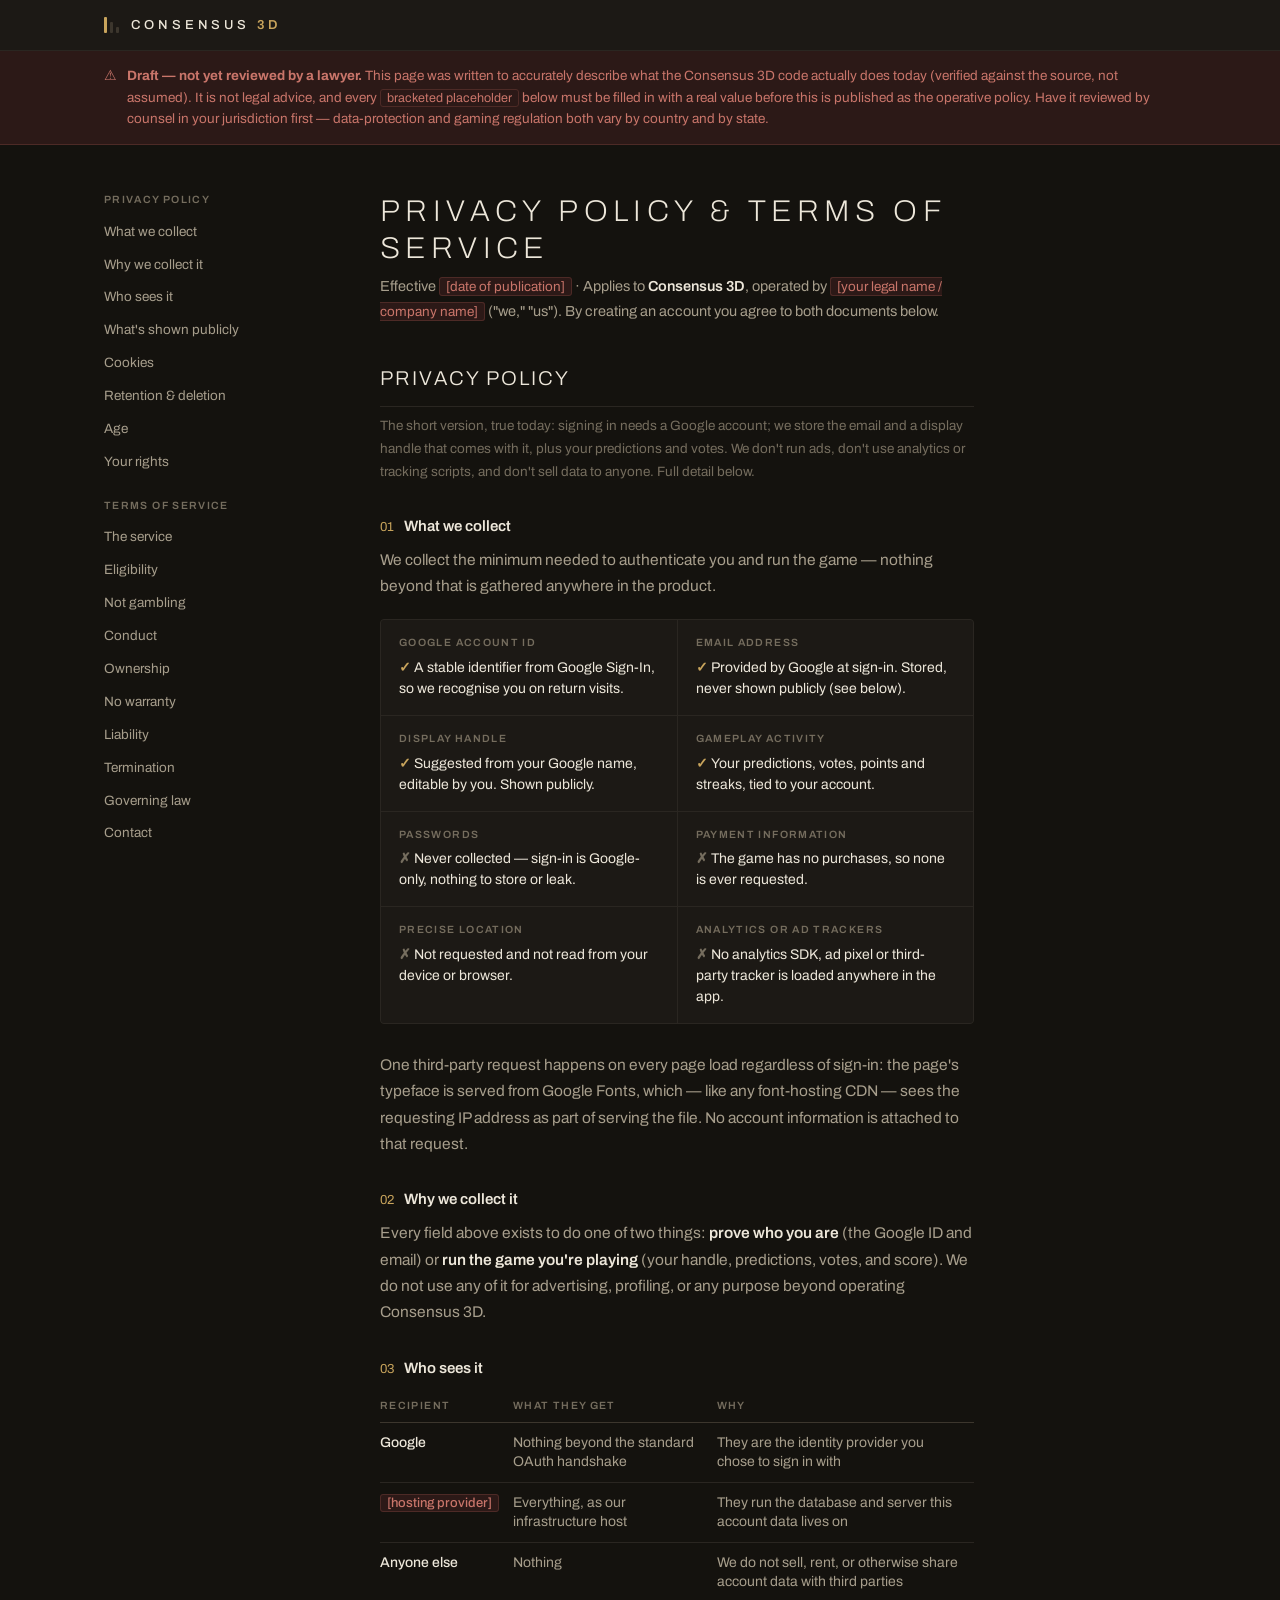
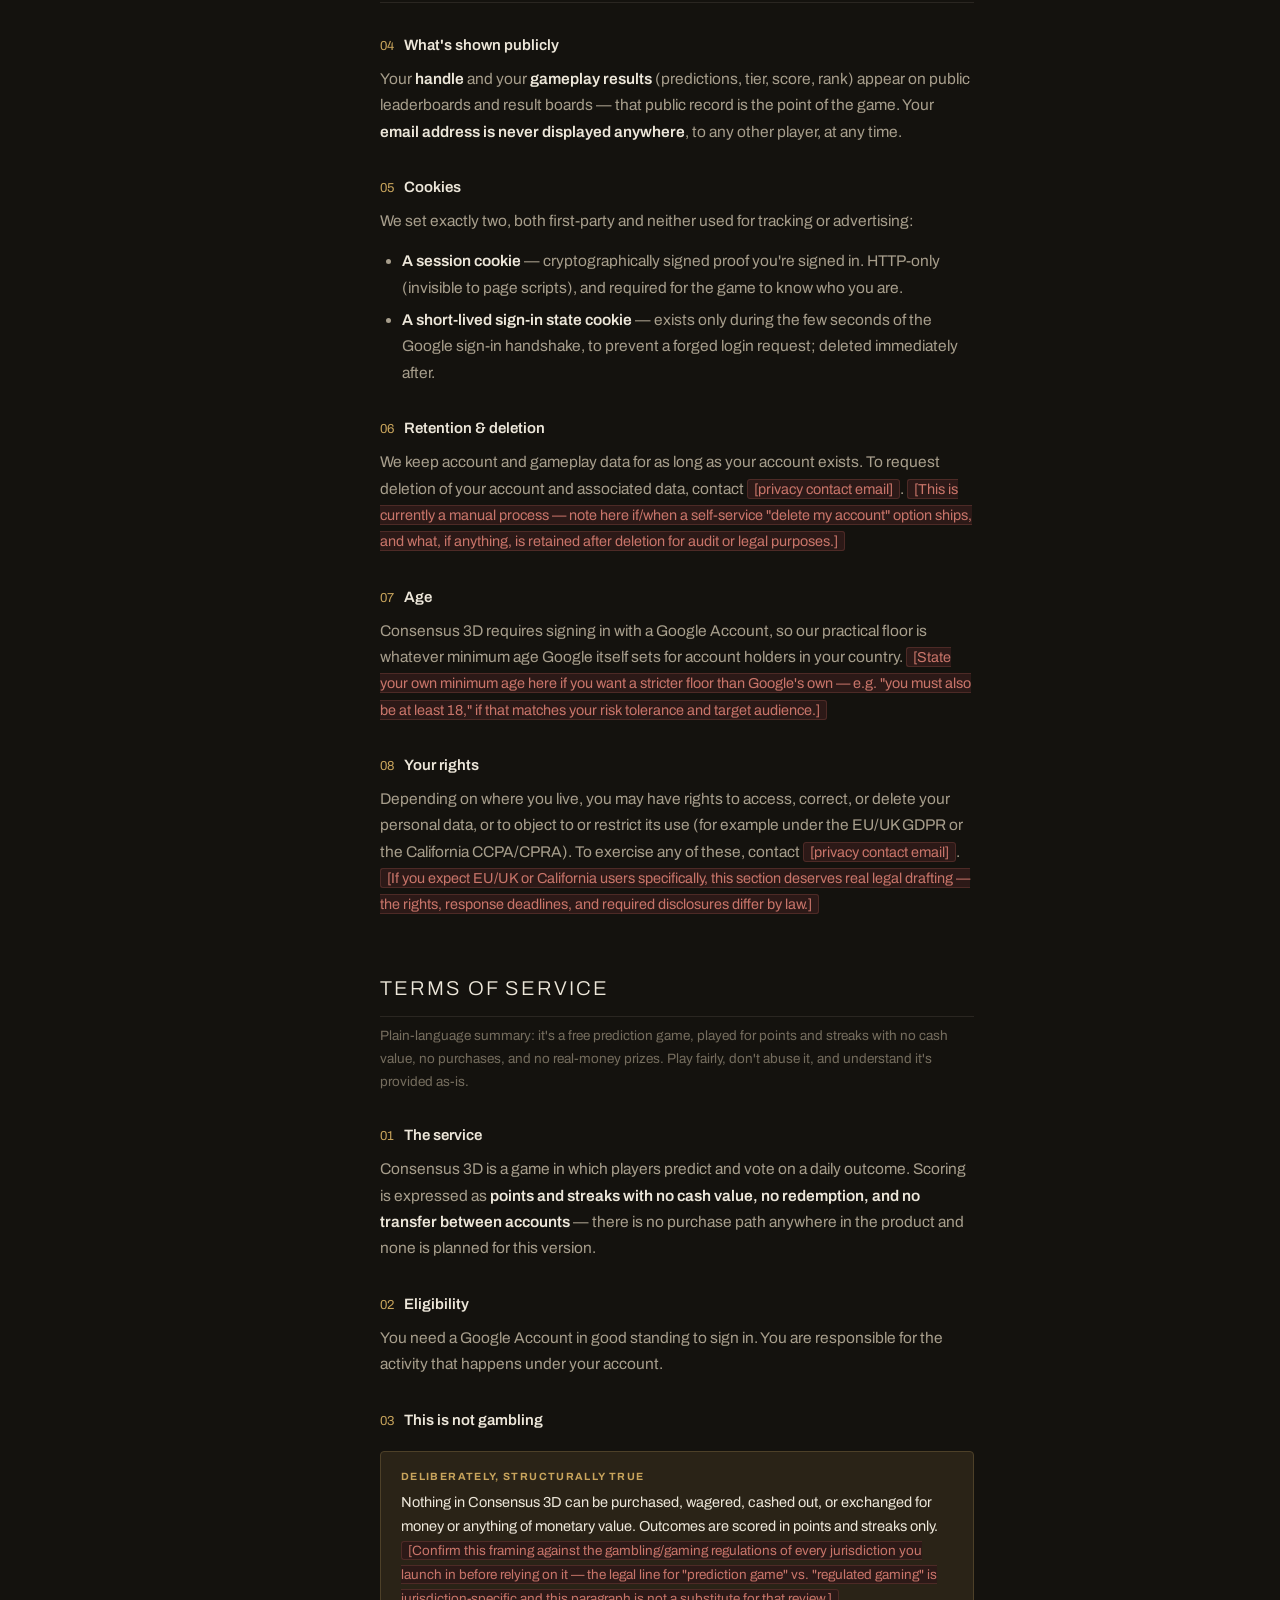
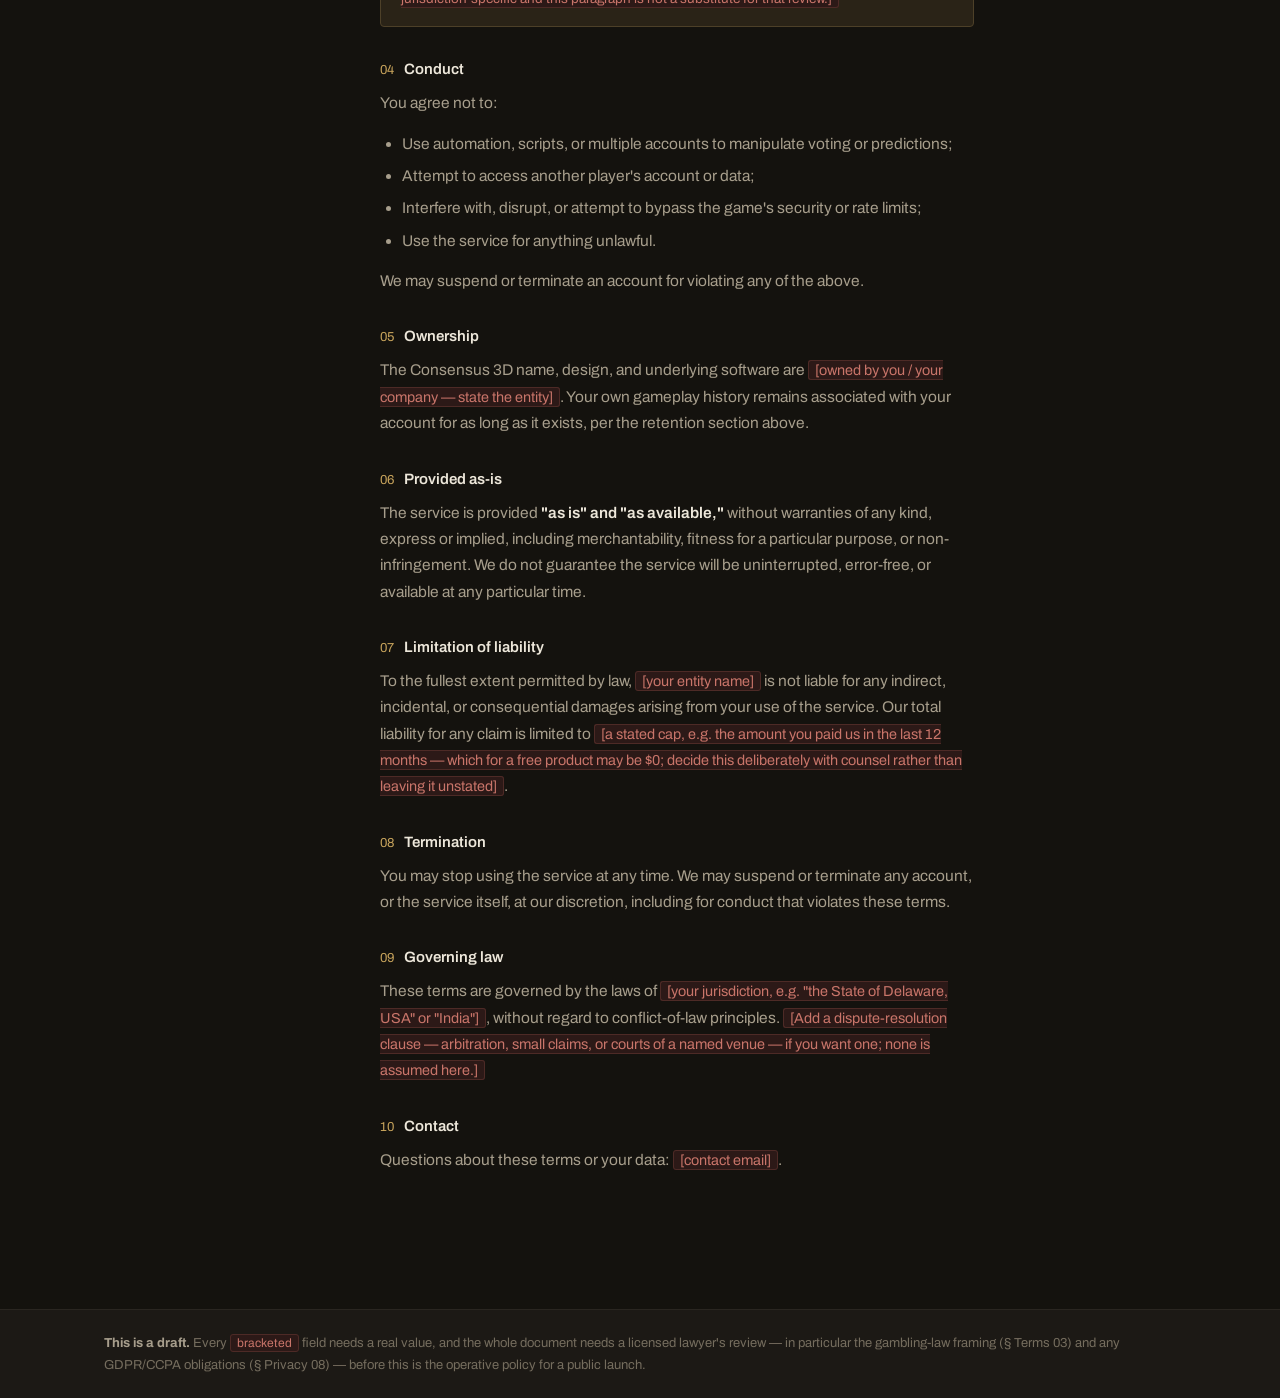
<file: docs/policies.html>
<!doctype html>
<html lang="en" data-theme="dark">
<head>
<meta charset="utf-8">
<meta name="viewport" content="width=device-width, initial-scale=1">
<meta name="theme-color" content="#14120e">
<title>Consensus 3D Policies</title>
<link rel="preconnect" href="https://fonts.googleapis.com">
<link rel="preconnect" href="https://fonts.gstatic.com" crossorigin>
<link rel="stylesheet" href="https://fonts.googleapis.com/css2?family=Archivo:wght@200..700&display=swap">
<style>
  :root {
    color-scheme: light;
    --ground: #f1eee6; --surface: #fbf9f4; --surface-2: #f6f3ec; --sunk: #e7e2d6;
    --line: #ddd7c8; --line-2: #c9c1ae;
    --ink: #191712; --ink-2: #5d5648; --ink-3: #8a8271;
    --accent: #8a6a21; --accent-ink: #fbf9f4; --accent-wash: #efe6cf; --accent-line: #d8c48d;
    --claret: #9d3f36; --claret-wash: #f7e6e3; --claret-line: #e4bdb7;
    --ui: "Archivo", -apple-system, "Segoe UI", sans-serif;
    --track-title: .18em; --track-label: .13em; --track-brand: .3em;
    --radius: 4px; --measure: 66ch;
  }
  @media (prefers-color-scheme: dark) {
    :root:not([data-theme="light"]) {
      color-scheme: dark;
      --ground: #14120e; --surface: #1c1915; --surface-2: #221e19; --sunk: #100e0b;
      --line: #2a2621; --line-2: #3c362d;
      --ink: #ede7da; --ink-2: #a79e8c; --ink-3: #756d5e;
      --accent: #c8a45c; --accent-ink: #17140e; --accent-wash: #2a2317; --accent-line: #4d4028;
      --claret: #c9756a; --claret-wash: #2c1917; --claret-line: #4d2a26;
    }
  }
  :root[data-theme="dark"] {
    color-scheme: dark;
    --ground: #14120e; --surface: #1c1915; --surface-2: #221e19; --sunk: #100e0b;
    --line: #2a2621; --line-2: #3c362d;
    --ink: #ede7da; --ink-2: #a79e8c; --ink-3: #756d5e;
    --accent: #c8a45c; --accent-ink: #17140e; --accent-wash: #2a2317; --accent-line: #4d4028;
    --claret: #c9756a; --claret-wash: #2c1917; --claret-line: #4d2a26;
  }

  * { box-sizing: border-box; }
  html, body { margin: 0; }
  body {
    background: var(--ground); color: var(--ink); font-family: var(--ui);
    font-size: 16px; line-height: 1.4; -webkit-font-smoothing: antialiased;
  }
  .shell { max-width: 1120px; margin-inline: auto; padding-inline: 24px; }
  @media (max-width: 560px) { .shell { padding-inline: 18px; } }

  header.top { border-bottom: 1px solid var(--line); background: var(--surface); }
  .top__inner { display: flex; align-items: center; gap: 12px; padding-block: 16px; }
  .mark { display: flex; align-items: flex-end; gap: 3px; height: 16px; }
  .mark i { width: 3px; background: var(--line-2); border-radius: 1px; }
  .mark i:nth-child(1) { height: 100%; background: var(--accent); }
  .mark i:nth-child(2) { height: 68%; }
  .mark i:nth-child(3) { height: 40%; }
  .brand { font-size: 13px; font-weight: 500; text-transform: uppercase; letter-spacing: var(--track-brand); }
  .brand em { font-style: normal; font-weight: 600; color: var(--accent); }

  .draft-banner {
    background: var(--claret-wash); border-bottom: 1px solid var(--claret-line);
    color: var(--claret);
  }
  .draft-banner__inner { padding-block: 14px; display: flex; gap: 10px; align-items: flex-start; font-size: 13.5px; line-height: 1.6; }
  .draft-banner b { font-weight: 700; }

  main.shell { padding-block: 48px 80px; display: grid; grid-template-columns: 220px minmax(0,1fr); gap: 56px; align-items: start; }
  @media (max-width: 860px) { main.shell { grid-template-columns: 1fr; } }

  nav.toc { position: sticky; top: 32px; display: flex; flex-direction: column; gap: 4px; }
  @media (max-width: 860px) { nav.toc { position: static; border: 1px solid var(--line); border-radius: var(--radius); padding: 16px; background: var(--surface); } }
  .toc__label { font-size: 10.5px; letter-spacing: var(--track-label); text-transform: uppercase; color: var(--ink-3); font-weight: 600; margin-bottom: 6px; }
  nav.toc a { color: var(--ink-2); text-decoration: none; font-size: 13.5px; padding: 5px 0; border-left: 2px solid transparent; padding-left: 10px; margin-left: -12px; }
  nav.toc a:hover { color: var(--ink); }
  nav.toc .toc__doc { margin-top: 18px; }

  .doc { max-width: var(--measure); }
  .doc h1 {
    font-size: 30px; font-weight: 200; text-transform: uppercase; letter-spacing: var(--track-title);
    margin: 0 0 6px; line-height: 1.25;
  }
  .doc .dek { color: var(--ink-2); font-size: 14.5px; margin: 0 0 40px; }
  .doc .dek b { color: var(--ink); font-weight: 600; }

  section.doc-part { margin-bottom: 56px; }
  section.doc-part > h2 {
    font-size: 20px; font-weight: 300; text-transform: uppercase; letter-spacing: .1em;
    padding-bottom: 14px; margin: 0 0 8px; border-bottom: 1px solid var(--line);
  }
  section.doc-part > .part-dek { color: var(--ink-3); font-size: 13.5px; margin: 0 0 28px; }

  h3 {
    font-size: 15px; font-weight: 600; margin: 32px 0 10px;
    display: flex; align-items: baseline; gap: 10px;
  }
  h3 .n { font-family: var(--ui); font-weight: 400; color: var(--accent); font-size: 13px; }
  p { margin: 0 0 14px; color: var(--ink-2); font-size: 15.5px; line-height: 1.7; }
  p.lead { color: var(--ink); }
  ul { margin: 0 0 14px; padding-left: 22px; color: var(--ink-2); font-size: 15.5px; line-height: 1.7; }
  li { margin-bottom: 6px; }
  strong { color: var(--ink); font-weight: 600; }
  a.inline { color: var(--accent); }

  .fact-grid {
    display: grid; grid-template-columns: repeat(auto-fit, minmax(220px, 1fr));
    gap: 1px; background: var(--line); border: 1px solid var(--line); border-radius: var(--radius);
    overflow: hidden; margin: 20px 0 28px;
  }
  .fact { background: var(--surface); padding: 16px 18px; }
  .fact .k { font-size: 10.5px; letter-spacing: var(--track-label); text-transform: uppercase; color: var(--ink-3); font-weight: 600; margin-bottom: 6px; }
  .fact .v { font-size: 14px; color: var(--ink); line-height: 1.5; }
  .fact.yes .v::before { content: "✓ "; color: var(--accent); font-weight: 700; }
  .fact.no .v::before { content: "✗ "; color: var(--ink-3); font-weight: 700; }

  .callout {
    border: 1px solid var(--accent-line); background: var(--accent-wash);
    border-radius: var(--radius); padding: 16px 20px; margin: 20px 0;
    font-size: 14.5px; color: var(--ink); line-height: 1.65;
  }
  .callout .k { display: block; font-size: 10.5px; letter-spacing: var(--track-label); text-transform: uppercase; color: var(--accent); font-weight: 700; margin-bottom: 6px; }

  .placeholder { background: var(--claret-wash); color: var(--claret); padding: 1px 6px; border-radius: 3px; font-size: .93em; border: 1px solid var(--claret-line); }

  table.data { width: 100%; border-collapse: collapse; margin: 20px 0 28px; font-size: 14px; }
  table.data th { text-align: left; font-size: 10.5px; letter-spacing: var(--track-label); text-transform: uppercase; color: var(--ink-3); font-weight: 600; padding: 0 14px 8px 0; border-bottom: 1px solid var(--line-2); }
  table.data td { padding: 10px 14px 10px 0; border-bottom: 1px solid var(--line); color: var(--ink-2); vertical-align: top; }
  table.data td:first-child { color: var(--ink); font-weight: 500; white-space: nowrap; }
  .table-wrap { overflow-x: auto; }

  footer.foot { border-top: 1px solid var(--line); background: var(--surface); }
  .foot__inner { padding-block: 22px; font-size: 13px; color: var(--ink-3); line-height: 1.7; }
  .foot__inner b { color: var(--ink-2); }
</style>
</head>
<body>

<header class="top">
  <div class="shell top__inner">
    <span class="mark" aria-hidden="true"><i></i><i></i><i></i></span>
    <span class="brand">Consensus <em>3D</em></span>
  </div>
</header>

<div class="draft-banner">
  <div class="shell draft-banner__inner">
    <span aria-hidden="true">⚠</span>
    <span><b>Draft — not yet reviewed by a lawyer.</b> This page was written to
      accurately describe what the Consensus 3D code actually does today (verified
      against the source, not assumed). It is not legal advice, and every
      <span class="placeholder">bracketed placeholder</span> below must be filled
      in with a real value before this is published as the operative policy.
      Have it reviewed by counsel in your jurisdiction first — data-protection and
      gaming regulation both vary by country and by state.</span>
  </div>
</div>

<main class="shell">
  <nav class="toc">
    <div class="toc__label">Privacy Policy</div>
    <a href="#p-collect">What we collect</a>
    <a href="#p-why">Why we collect it</a>
    <a href="#p-share">Who sees it</a>
    <a href="#p-public">What's shown publicly</a>
    <a href="#p-cookies">Cookies</a>
    <a href="#p-retain">Retention &amp; deletion</a>
    <a href="#p-children">Age</a>
    <a href="#p-rights">Your rights</a>

    <div class="toc__label toc__doc">Terms of Service</div>
    <a href="#t-service">The service</a>
    <a href="#t-eligibility">Eligibility</a>
    <a href="#t-nogambling">Not gambling</a>
    <a href="#t-conduct">Conduct</a>
    <a href="#t-ip">Ownership</a>
    <a href="#t-warranty">No warranty</a>
    <a href="#t-liability">Liability</a>
    <a href="#t-termination">Termination</a>
    <a href="#t-law">Governing law</a>
    <a href="#t-contact">Contact</a>
  </nav>

  <div class="doc">
    <h1>Privacy Policy &amp; Terms of Service</h1>
    <p class="dek">Effective <span class="placeholder">[date of publication]</span> ·
      Applies to <strong>Consensus 3D</strong>, operated by
      <span class="placeholder">[your legal name / company name]</span> ("we," "us").
      By creating an account you agree to both documents below.</p>

    <section class="doc-part" id="privacy">
      <h2>Privacy Policy</h2>
      <p class="part-dek">The short version, true today: signing in needs a Google
        account; we store the email and a display handle that comes with it, plus
        your predictions and votes. We don't run ads, don't use analytics or
        tracking scripts, and don't sell data to anyone. Full detail below.</p>

      <h3 id="p-collect"><span class="n">01</span>What we collect</h3>
      <p>We collect the minimum needed to authenticate you and run the game —
        nothing beyond that is gathered anywhere in the product.</p>
      <div class="fact-grid">
        <div class="fact yes"><div class="k">Google account ID</div><div class="v">A stable identifier from Google Sign-In, so we recognise you on return visits.</div></div>
        <div class="fact yes"><div class="k">Email address</div><div class="v">Provided by Google at sign-in. Stored, never shown publicly (see below).</div></div>
        <div class="fact yes"><div class="k">Display handle</div><div class="v">Suggested from your Google name, editable by you. Shown publicly.</div></div>
        <div class="fact yes"><div class="k">Gameplay activity</div><div class="v">Your predictions, votes, points and streaks, tied to your account.</div></div>
        <div class="fact no"><div class="k">Passwords</div><div class="v">Never collected — sign-in is Google-only, nothing to store or leak.</div></div>
        <div class="fact no"><div class="k">Payment information</div><div class="v">The game has no purchases, so none is ever requested.</div></div>
        <div class="fact no"><div class="k">Precise location</div><div class="v">Not requested and not read from your device or browser.</div></div>
        <div class="fact no"><div class="k">Analytics or ad trackers</div><div class="v">No analytics SDK, ad pixel or third-party tracker is loaded anywhere in the app.</div></div>
      </div>
      <p>One third-party request happens on every page load regardless of sign-in:
        the page's typeface is served from Google Fonts, which — like any
        font-hosting CDN — sees the requesting IP address as part of serving the
        file. No account information is attached to that request.</p>

      <h3 id="p-why"><span class="n">02</span>Why we collect it</h3>
      <p>Every field above exists to do one of two things: <strong>prove who you
        are</strong> (the Google ID and email) or <strong>run the game you're
        playing</strong> (your handle, predictions, votes, and score). We do not
        use any of it for advertising, profiling, or any purpose beyond operating
        Consensus 3D.</p>

      <h3 id="p-share"><span class="n">03</span>Who sees it</h3>
      <table class="data">
        <thead><tr><th>Recipient</th><th>What they get</th><th>Why</th></tr></thead>
        <tbody>
          <tr><td>Google</td><td>Nothing beyond the standard OAuth handshake</td><td>They are the identity provider you chose to sign in with</td></tr>
          <tr><td><span class="placeholder">[hosting provider]</span></td><td>Everything, as our infrastructure host</td><td>They run the database and server this account data lives on</td></tr>
          <tr><td>Anyone else</td><td>Nothing</td><td>We do not sell, rent, or otherwise share account data with third parties</td></tr>
        </tbody>
      </table>

      <h3 id="p-public"><span class="n">04</span>What's shown publicly</h3>
      <p>Your <strong>handle</strong> and your <strong>gameplay results</strong>
        (predictions, tier, score, rank) appear on public leaderboards and result
        boards — that public record is the point of the game. Your
        <strong>email address is never displayed anywhere</strong>, to any other
        player, at any time.</p>

      <h3 id="p-cookies"><span class="n">05</span>Cookies</h3>
      <p>We set exactly two, both first-party and neither used for tracking or
        advertising:</p>
      <ul>
        <li><strong>A session cookie</strong> — cryptographically signed proof
          you're signed in. HTTP-only (invisible to page scripts), and required
          for the game to know who you are.</li>
        <li><strong>A short-lived sign-in state cookie</strong> — exists only
          during the few seconds of the Google sign-in handshake, to prevent a
          forged login request; deleted immediately after.</li>
      </ul>

      <h3 id="p-retain"><span class="n">06</span>Retention &amp; deletion</h3>
      <p>We keep account and gameplay data for as long as your account exists.
        To request deletion of your account and associated data, contact
        <span class="placeholder">[privacy contact email]</span>. <span class="placeholder">
        [This is currently a manual process — note here if/when a self-service
        "delete my account" option ships, and what, if anything, is retained
        after deletion for audit or legal purposes.]</span></p>

      <h3 id="p-children"><span class="n">07</span>Age</h3>
      <p>Consensus 3D requires signing in with a Google Account, so our practical
        floor is whatever minimum age Google itself sets for account holders in
        your country. <span class="placeholder">[State your own minimum age here
        if you want a stricter floor than Google's own — e.g. "you must also be
        at least 18," if that matches your risk tolerance and target audience.]</span></p>

      <h3 id="p-rights"><span class="n">08</span>Your rights</h3>
      <p>Depending on where you live, you may have rights to access, correct, or
        delete your personal data, or to object to or restrict its use (for
        example under the EU/UK GDPR or the California CCPA/CPRA). To exercise
        any of these, contact <span class="placeholder">[privacy contact email]</span>.
        <span class="placeholder">[If you expect EU/UK or California users
        specifically, this section deserves real legal drafting — the rights,
        response deadlines, and required disclosures differ by law.]</span></p>
    </section>

    <section class="doc-part" id="terms">
      <h2>Terms of Service</h2>
      <p class="part-dek">Plain-language summary: it's a free prediction game,
        played for points and streaks with no cash value, no purchases, and no
        real-money prizes. Play fairly, don't abuse it, and understand it's
        provided as-is.</p>

      <h3 id="t-service"><span class="n">01</span>The service</h3>
      <p>Consensus 3D is a game in which players predict and vote on a daily
        outcome. Scoring is expressed as <strong>points and streaks with no cash
        value, no redemption, and no transfer between accounts</strong> — there is
        no purchase path anywhere in the product and none is planned for this
        version.</p>

      <h3 id="t-eligibility"><span class="n">02</span>Eligibility</h3>
      <p>You need a Google Account in good standing to sign in. You are
        responsible for the activity that happens under your account.</p>

      <h3 id="t-nogambling"><span class="n">03</span>This is not gambling</h3>
      <div class="callout">
        <span class="k">Deliberately, structurally true</span>
        Nothing in Consensus 3D can be purchased, wagered, cashed out, or
        exchanged for money or anything of monetary value. Outcomes are scored in
        points and streaks only. <span class="placeholder">[Confirm this framing
        against the gambling/gaming regulations of every jurisdiction you launch
        in before relying on it — the legal line for "prediction game" vs.
        "regulated gaming" is jurisdiction-specific and this paragraph is not a
        substitute for that review.]</span>
      </div>

      <h3 id="t-conduct"><span class="n">04</span>Conduct</h3>
      <p>You agree not to:</p>
      <ul>
        <li>Use automation, scripts, or multiple accounts to manipulate voting
          or predictions;</li>
        <li>Attempt to access another player's account or data;</li>
        <li>Interfere with, disrupt, or attempt to bypass the game's security
          or rate limits;</li>
        <li>Use the service for anything unlawful.</li>
      </ul>
      <p>We may suspend or terminate an account for violating any of the above.</p>

      <h3 id="t-ip"><span class="n">05</span>Ownership</h3>
      <p>The Consensus 3D name, design, and underlying software are
        <span class="placeholder">[owned by you / your company — state the
        entity]</span>. Your own gameplay history remains associated with your
        account for as long as it exists, per the retention section above.</p>

      <h3 id="t-warranty"><span class="n">06</span>Provided as-is</h3>
      <p>The service is provided <strong>"as is" and "as available,"</strong>
        without warranties of any kind, express or implied, including
        merchantability, fitness for a particular purpose, or non-infringement.
        We do not guarantee the service will be uninterrupted, error-free, or
        available at any particular time.</p>

      <h3 id="t-liability"><span class="n">07</span>Limitation of liability</h3>
      <p>To the fullest extent permitted by law, <span class="placeholder">
        [your entity name]</span> is not liable for any indirect, incidental, or
        consequential damages arising from your use of the service. Our total
        liability for any claim is limited to
        <span class="placeholder">[a stated cap, e.g. the amount you paid us in
        the last 12 months — which for a free product may be $0; decide this
        deliberately with counsel rather than leaving it unstated]</span>.</p>

      <h3 id="t-termination"><span class="n">08</span>Termination</h3>
      <p>You may stop using the service at any time. We may suspend or terminate
        any account, or the service itself, at our discretion, including for
        conduct that violates these terms.</p>

      <h3 id="t-law"><span class="n">09</span>Governing law</h3>
      <p>These terms are governed by the laws of
        <span class="placeholder">[your jurisdiction, e.g. "the State of
        Delaware, USA" or "India"]</span>, without regard to conflict-of-law
        principles. <span class="placeholder">[Add a dispute-resolution clause —
        arbitration, small claims, or courts of a named venue — if you want one;
        none is assumed here.]</span></p>

      <h3 id="t-contact"><span class="n">10</span>Contact</h3>
      <p>Questions about these terms or your data: <span class="placeholder">
        [contact email]</span>.</p>
    </section>
  </div>
</main>

<footer class="foot">
  <div class="shell foot__inner">
    <b>This is a draft.</b> Every <span class="placeholder">bracketed</span> field
    needs a real value, and the whole document needs a licensed lawyer's review —
    in particular the gambling-law framing (§ Terms 03) and any GDPR/CCPA
    obligations (§ Privacy 08) — before this is the operative policy for a public
    launch.
  </div>
</footer>

</body>
</html>
</file>
